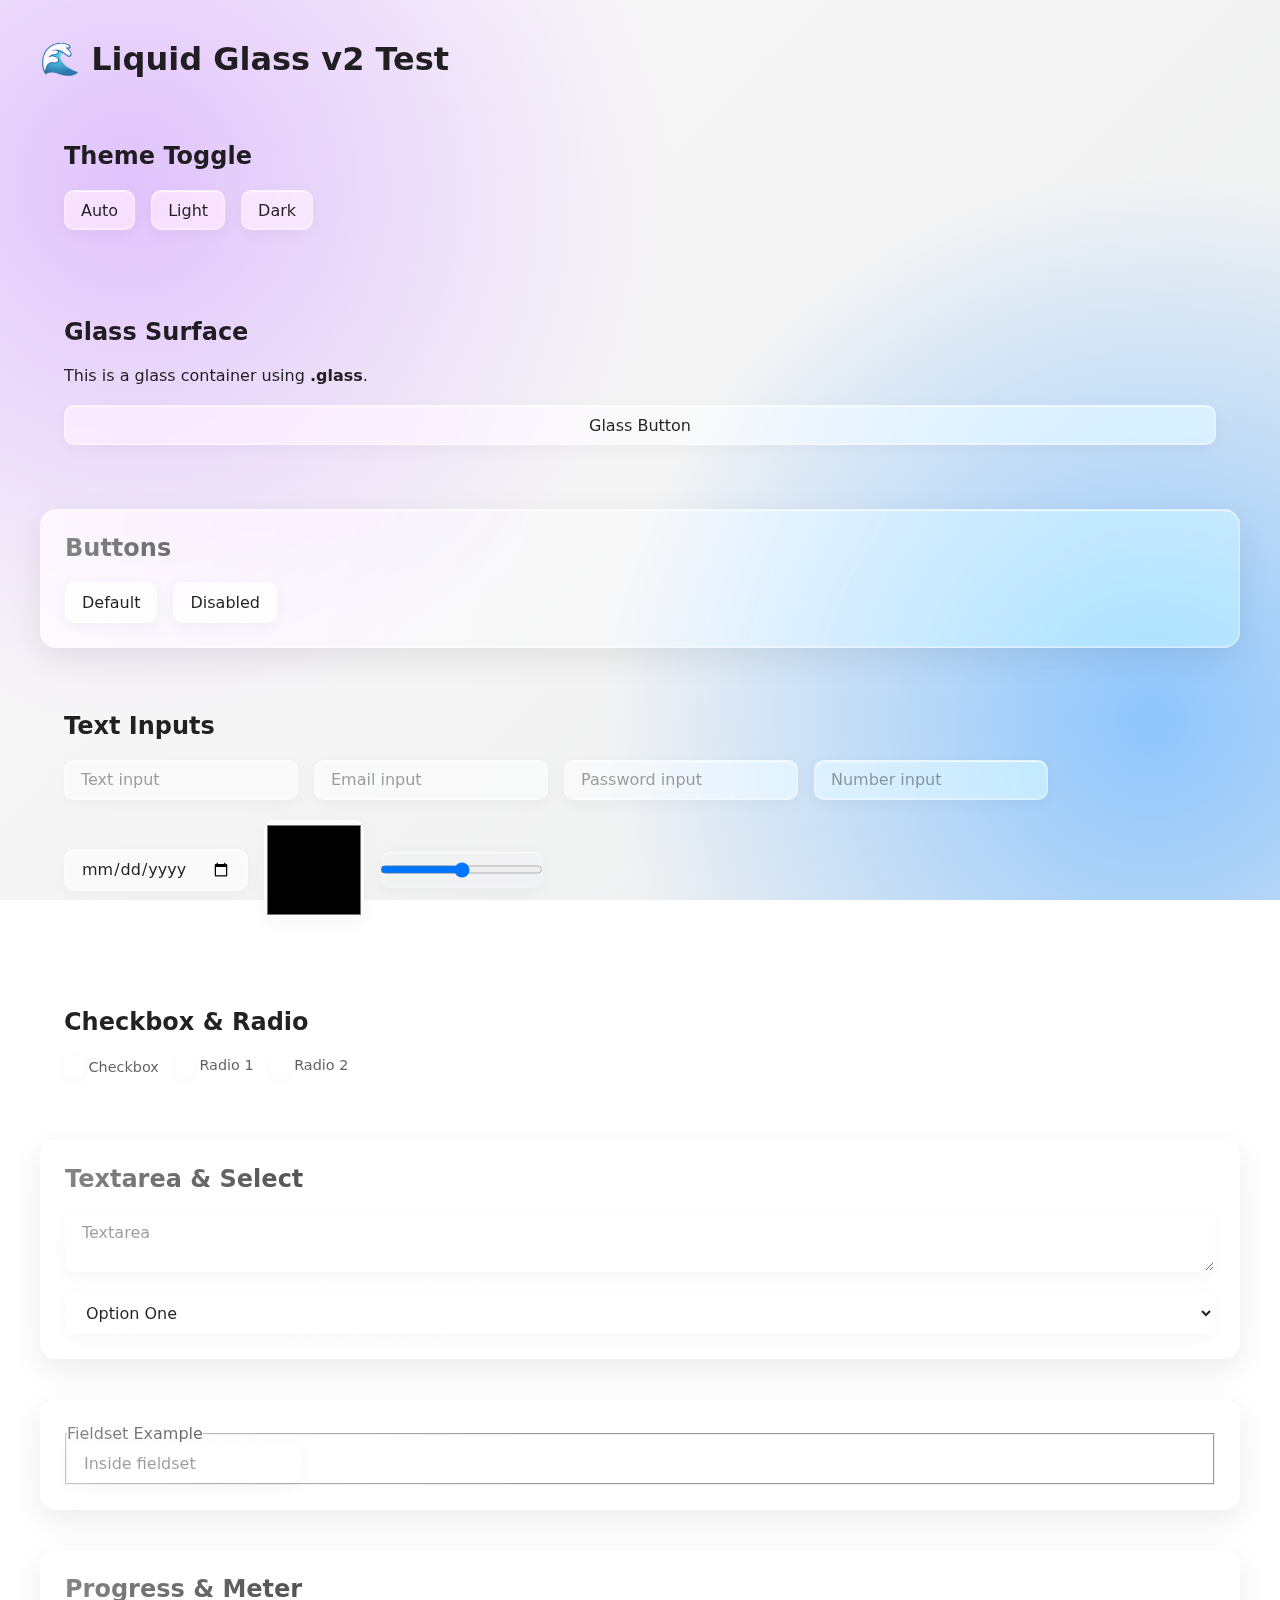
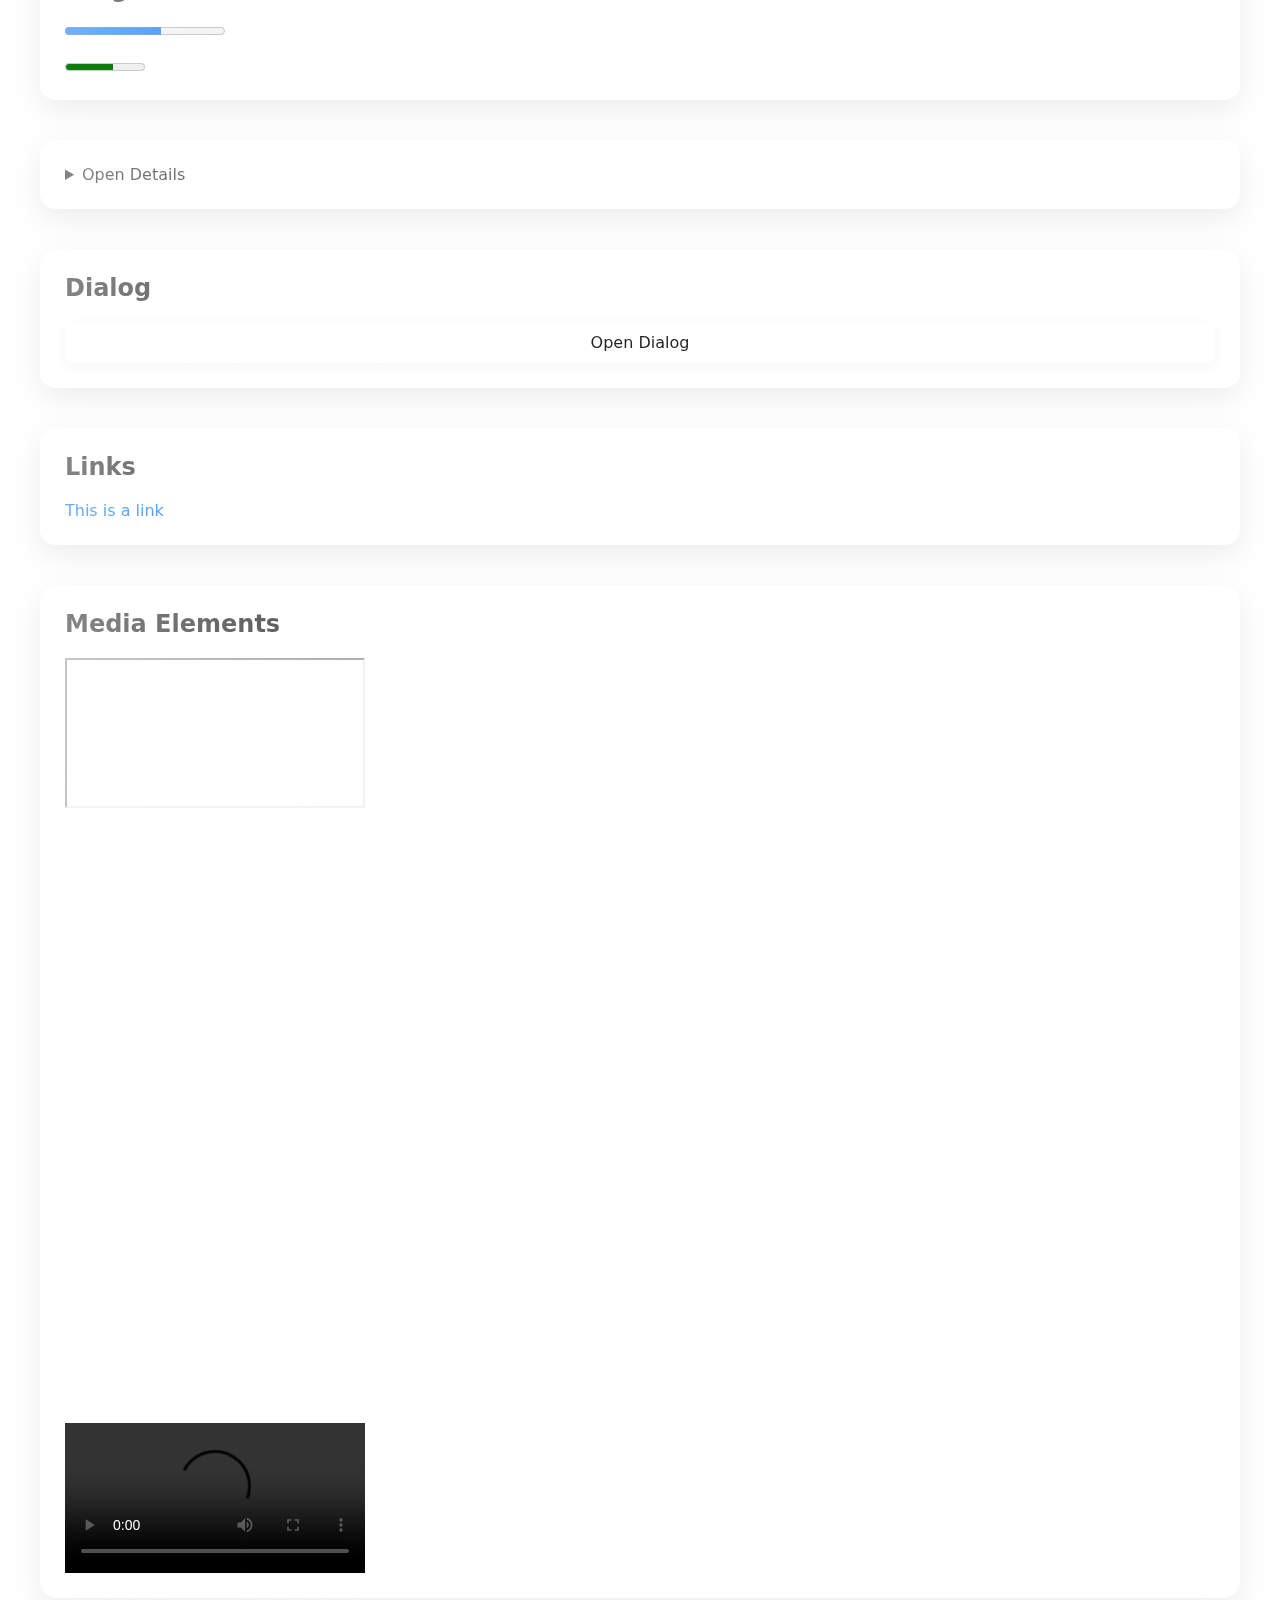
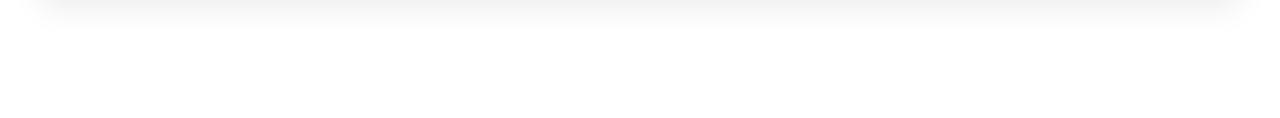
<file: gai/index.html>
<!doctype html>
<html lang="en" data-theme="light">
  <head>
    <meta charset="UTF-8" />
    <meta name="viewport" content="width=device-width, initial-scale=1.0" />
    <title>Liquid Glass v2 Test</title>

    <!-- Link Your CSS -->
    <link rel="stylesheet" href="liquid.css" />

    <style>
      body {
        padding: 40px;
        display: flex;
        flex-direction: column;
        gap: 40px;
      }

      .section {
        padding: 24px;
        display: flex;
        flex-direction: column;
        gap: 20px;
      }

      .row {
        display: flex;
        flex-wrap: wrap;
        gap: 16px;
        align-items: center;
      }

      .spacer {
        height: 40px;
      }
    </style>
  </head>
  <body>
    <h1>🌊 Liquid Glass v2 Test</h1>

    <!-- Theme Controls -->
    <div class="section">
      <h2>Theme Toggle</h2>
      <div class="row">
        <button onclick="setTheme('auto')">Auto</button>
        <button onclick="setTheme('light')">Light</button>
        <button onclick="setTheme('dark')">Dark</button>
      </div>
    </div>

    <!-- Glass Container -->
    <div class="section">
      <h2>Glass Surface</h2>
      <p>This is a glass container using <strong>.glass</strong>.</p>
      <button>Glass Button</button>
    </div>

    <!-- Buttons -->
    <div class="glass section">
      <h2>Buttons</h2>
      <div class="row">
        <button>Default</button>
        <button disabled>Disabled</button>
      </div>
    </div>

    <!-- Inputs -->
    <div class="section">
      <h2>Text Inputs</h2>
      <div class="row">
        <input type="text" placeholder="Text input" />
        <input type="email" placeholder="Email input" />
        <input type="password" placeholder="Password input" />
        <input type="number" placeholder="Number input" />
      </div>

      <div class="row">
        <input type="date" />
        <input type="color" style="width: 100px; height: 100px; padding: 0; margin: 0;" />
        <input type="range" />
      </div>
    </div>

    <!-- Checkbox & Radio -->
    <div class="section">
      <h2>Checkbox & Radio</h2>
      <div class="row">
        <label>
          <input type="checkbox" />
          Checkbox
        </label>

        <label>
          <input type="radio" name="r" />
          Radio 1
        </label>

        <label>
          <input type="radio" name="r" />
          Radio 2
        </label>
      </div>
    </div>

    <!-- Textarea & Select -->
    <div class="glass section">
      <h2>Textarea & Select</h2>
      <textarea placeholder="Textarea"></textarea>

      <select>
        <option>Option One</option>
        <option>Option Two</option>
        <option>Option Three</option>
      </select>
    </div>

    <!-- Fieldset -->
    <div class="glass section">
      <fieldset>
        <legend>Fieldset Example</legend>
        <input type="text" placeholder="Inside fieldset" />
      </fieldset>
    </div>

    <!-- Progress & Meter -->
    <div class="glass section">
      <h2>Progress & Meter</h2>
      <progress value="60" max="100"></progress>
      <meter value="0.6"></meter>
    </div>

    <!-- Details -->
    <div class="glass section">
      <details>
        <summary>Open Details</summary>
        <p>This is inside a details component.</p>
      </details>
    </div>

    <!-- Dialog -->
    <div class="glass section">
      <h2>Dialog</h2>
      <button onclick="openDialog()">Open Dialog</button>
      <dialog id="testDialog">
        <p>This is a glass dialog.</p>
        <button onclick="closeDialog()">Close</button>
      </dialog>
    </div>

    <!-- Links -->
    <div class="glass section">
      <h2>Links</h2>
      <a href="#">This is a link</a>
    </div>

    <!-- Media -->
    <div class="glass section">
      <h2>Media Elements</h2>
      <iframe src="https://example.com" width="300" height="150"></iframe>
      <canvas width="200" height="100"></canvas>
      <video controls width="300">
        <source src="" type="video/mp4" />
      </video>
    </div>

    <div class="spacer"></div>

    <script>
      function setTheme(mode) {
        if (mode === "auto") {
          const prefersDark = window.matchMedia(
            "(prefers-color-scheme: dark)",
          ).matches;
          if (prefersDark) {
            document.documentElement.setAttribute("data-theme", "dark");
          } else {
            document.documentElement.setAttribute("data-theme", "light");
          }
        } else if (mode == "light") {
          document.documentElement.setAttribute("data-theme", "light");
        } else if (mode == "dark") {
          document.documentElement.setAttribute("data-theme", "dark");
        }

      }

      function openDialog() {
        document.getElementById("testDialog").showModal();
      }

      function closeDialog() {
        document.getElementById("testDialog").close();
      }
    </script>
  </body>
</html>
</file>
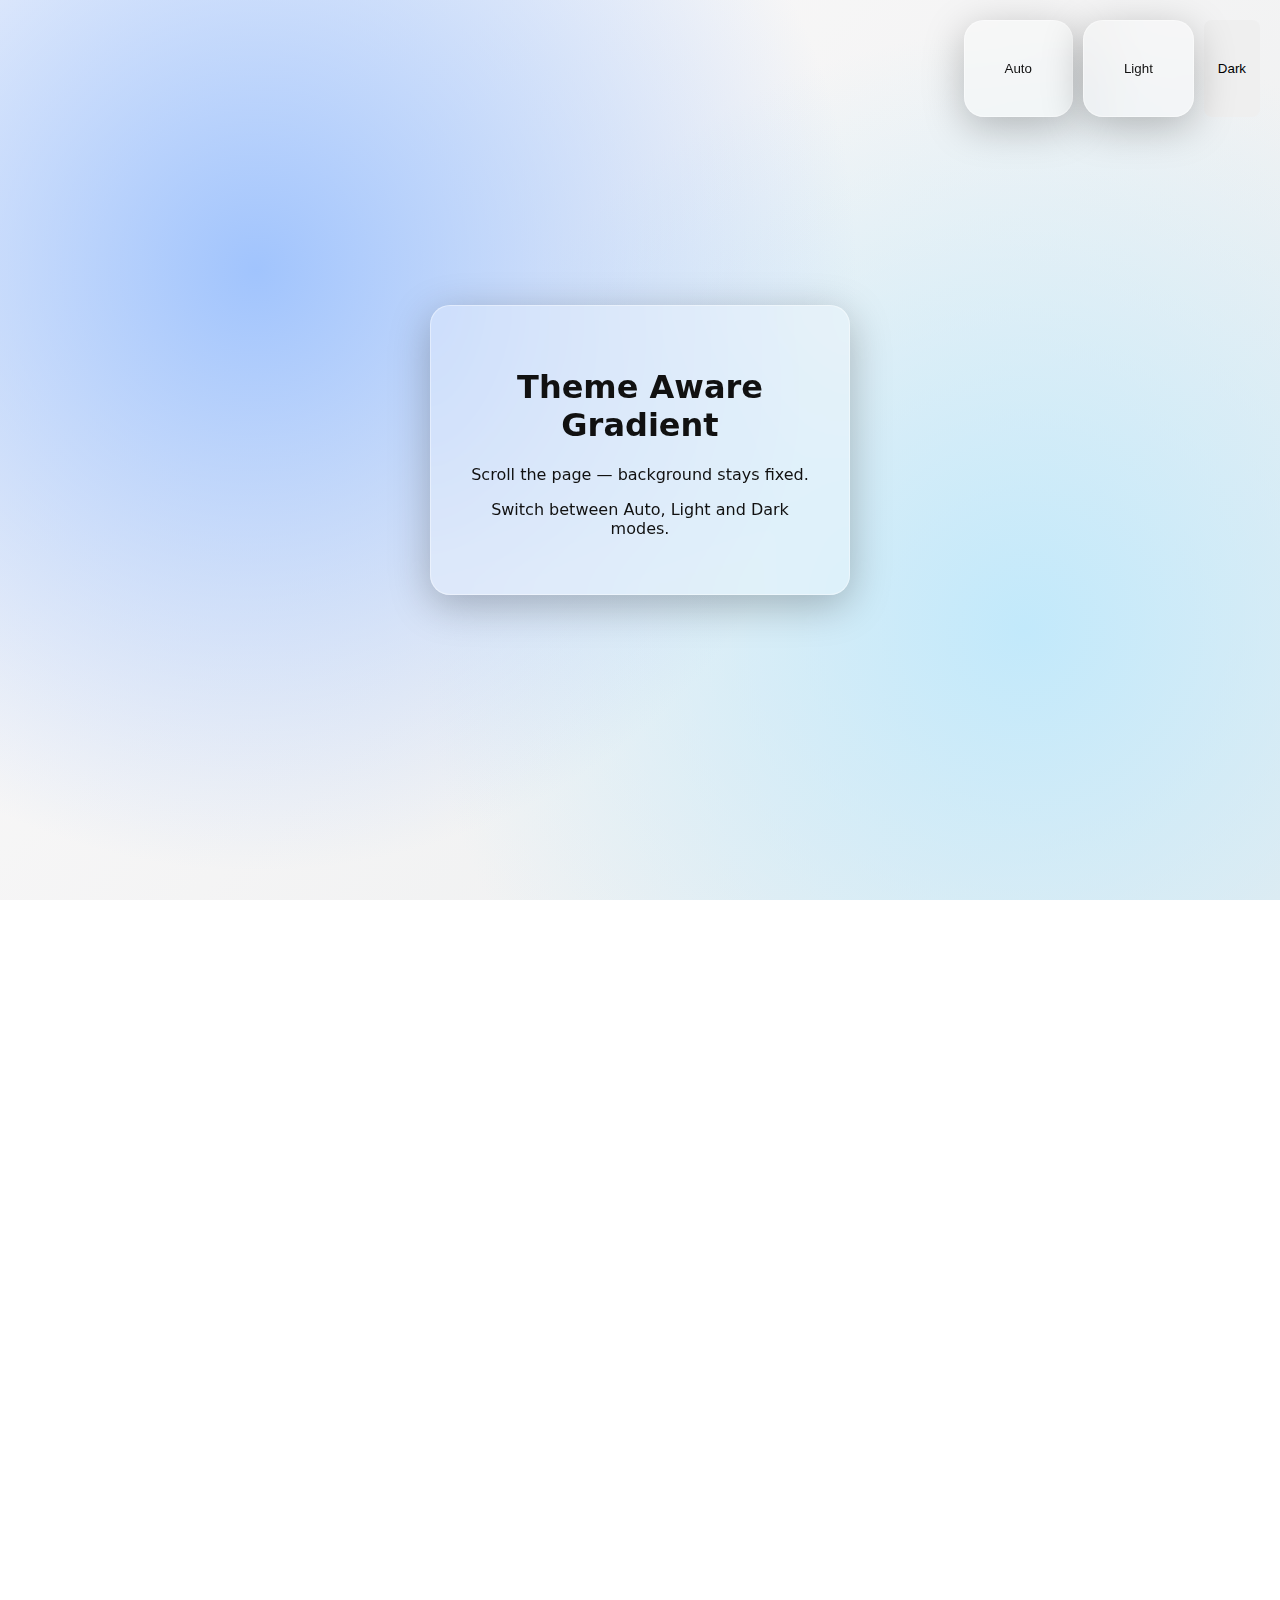
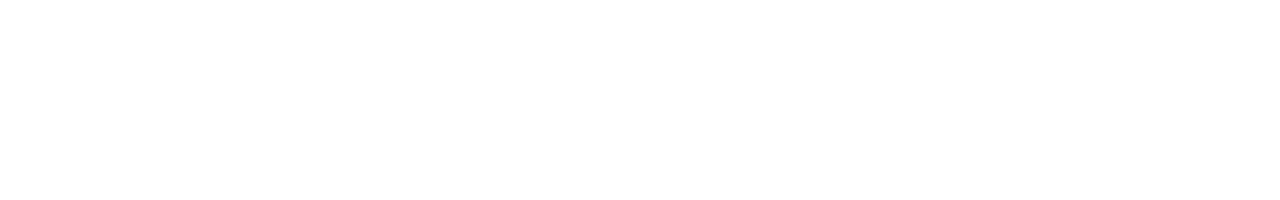
<file: new.html>
<!DOCTYPE html>
<html lang="en">
<head>
<meta charset="UTF-8" />
<meta name="viewport" content="width=device-width, initial-scale=1.0" />
<title>Theme Aware Gradient Glass</title>

<style>

/* ===============================
   THEME TOKENS
================================ */

/* Light Theme */
:root {
  --bg-gradient:
    radial-gradient(circle at 20% 30%, #a1c4fd, transparent 50%),
    radial-gradient(circle at 80% 70%, #c2e9fb, transparent 50%),
    linear-gradient(135deg, #fdfbfb, #ebedee);

  --glass-bg: rgba(255, 255, 255, 0.25);
  --glass-border: rgba(255, 255, 255, 0.4);
  --text-color: #111;
}

/* Dark Theme (Forced) */
[data-theme="dark"] {
  --bg-gradient:
    radial-gradient(circle at 20% 30%, #1e3c72, transparent 50%),
    radial-gradient(circle at 80% 70%, #2a5298, transparent 50%),
    linear-gradient(135deg, #0f2027, #203a43, #2c5364);

  --glass-bg: rgba(0, 0, 0, 0.35);
  --glass-border: rgba(255, 255, 255, 0.15);
  --text-color: #ffffff;
}

/* Auto Mode - System Preference */
@media (prefers-color-scheme: dark) {
  :root:not([data-theme="light"]) {
    --bg-gradient:
      radial-gradient(circle at 20% 30%, #1e3c72, transparent 50%),
      radial-gradient(circle at 80% 70%, #2a5298, transparent 50%),
      linear-gradient(135deg, #0f2027, #203a43, #2c5364);

    --glass-bg: rgba(0, 0, 0, 0.35);
    --glass-border: rgba(255, 255, 255, 0.15);
    --text-color: #ffffff;
  }
}

/* ===============================
   BASE STYLES
================================ */

* {
  box-sizing: border-box;
}

body {
  margin: 0;
  min-height: 200vh; /* Enable scroll */
  font-family: system-ui, -apple-system, sans-serif;
  color: var(--text-color);
  transition: color 0.3s ease;
}

/* Fixed Gradient Background Layer */
body::before {
  content: "";
  position: fixed;
  inset: 0;
  background: var(--bg-gradient);
  z-index: -1;
  transition: background 0.4s ease;
}

/* ===============================
   GLASS CARD
================================ */

.container {
  display: flex;
  justify-content: center;
  align-items: center;
  min-height: 100vh;
}

.glass {
  color: var(--text-color);
  backdrop-filter: blur(25px);
  -webkit-backdrop-filter: blur(25px);
  background: var(--glass-bg);
  border: 1px solid var(--glass-border);
  border-radius: 20px;
  padding: 40px;
  max-width: 420px;
  text-align: center;
  transition: background 0.3s ease, border 0.3s ease;
  box-shadow: 0 10px 40px rgba(0, 0, 0, 0.25);
}

/* ===============================
   THEME BUTTONS
================================ */

.theme-switcher {
  position: fixed;
  top: 20px;
  right: 20px;
  display: flex;
  gap: 10px;
}

button {
  border: none;
  padding: 8px 14px;
  border-radius: 8px;
  cursor: pointer;
  font-weight: 500;
}

</style>
</head>

<body>

<div class="theme-switcher">
  <button class="glass" onclick="setTheme('auto')">Auto</button>
  <button class="glass" onclick="setTheme('light')">Light</button>
  <button onclick="setTheme('dark')">Dark</button>
</div>

<div class="container">
  <div class="glass">
    <h1>Theme Aware Gradient</h1>
    <p>Scroll the page — background stays fixed.</p>
    <p>Switch between Auto, Light and Dark modes.</p>
  </div>
</div>

<script>
function setTheme(mode) {
  if (mode === "auto") {
    document.documentElement.removeAttribute("data-theme");
  } else {
    document.documentElement.setAttribute("data-theme", mode);
  }
}
</script>

</body>
</html>
</file>
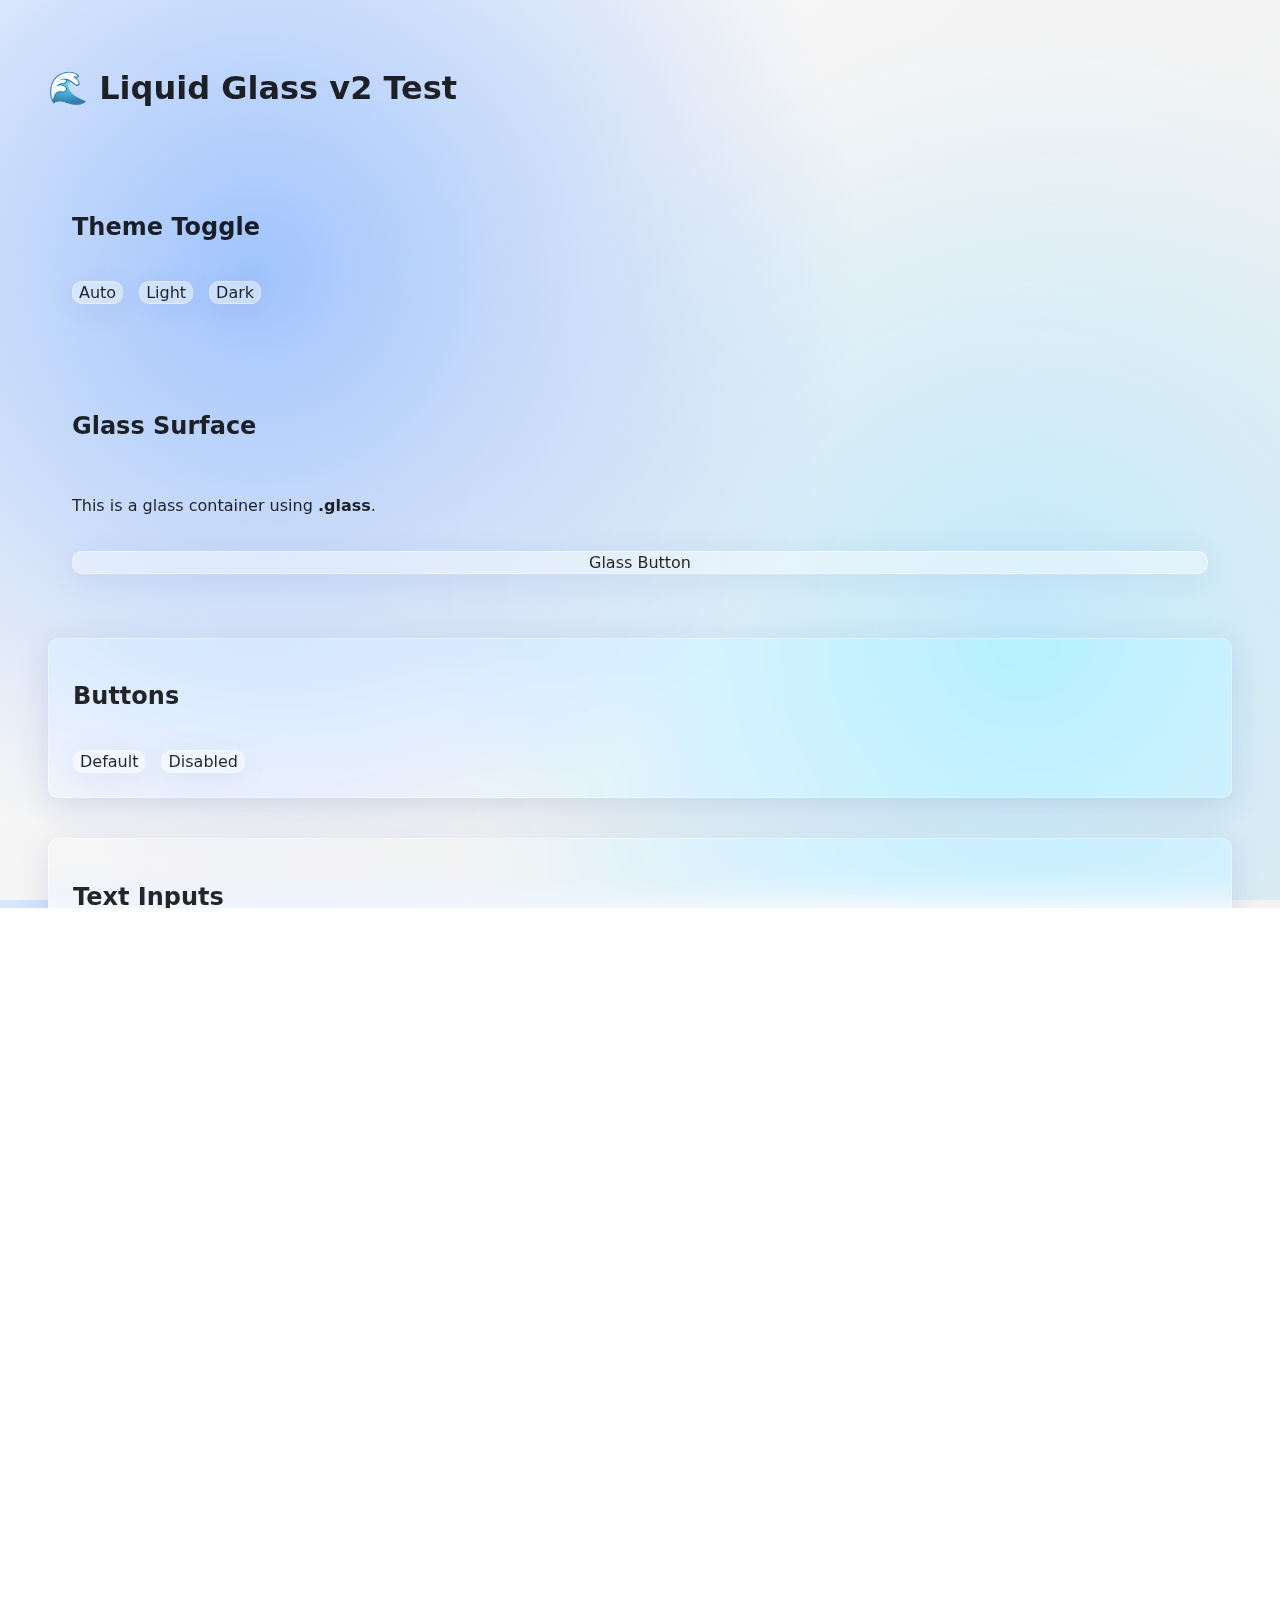
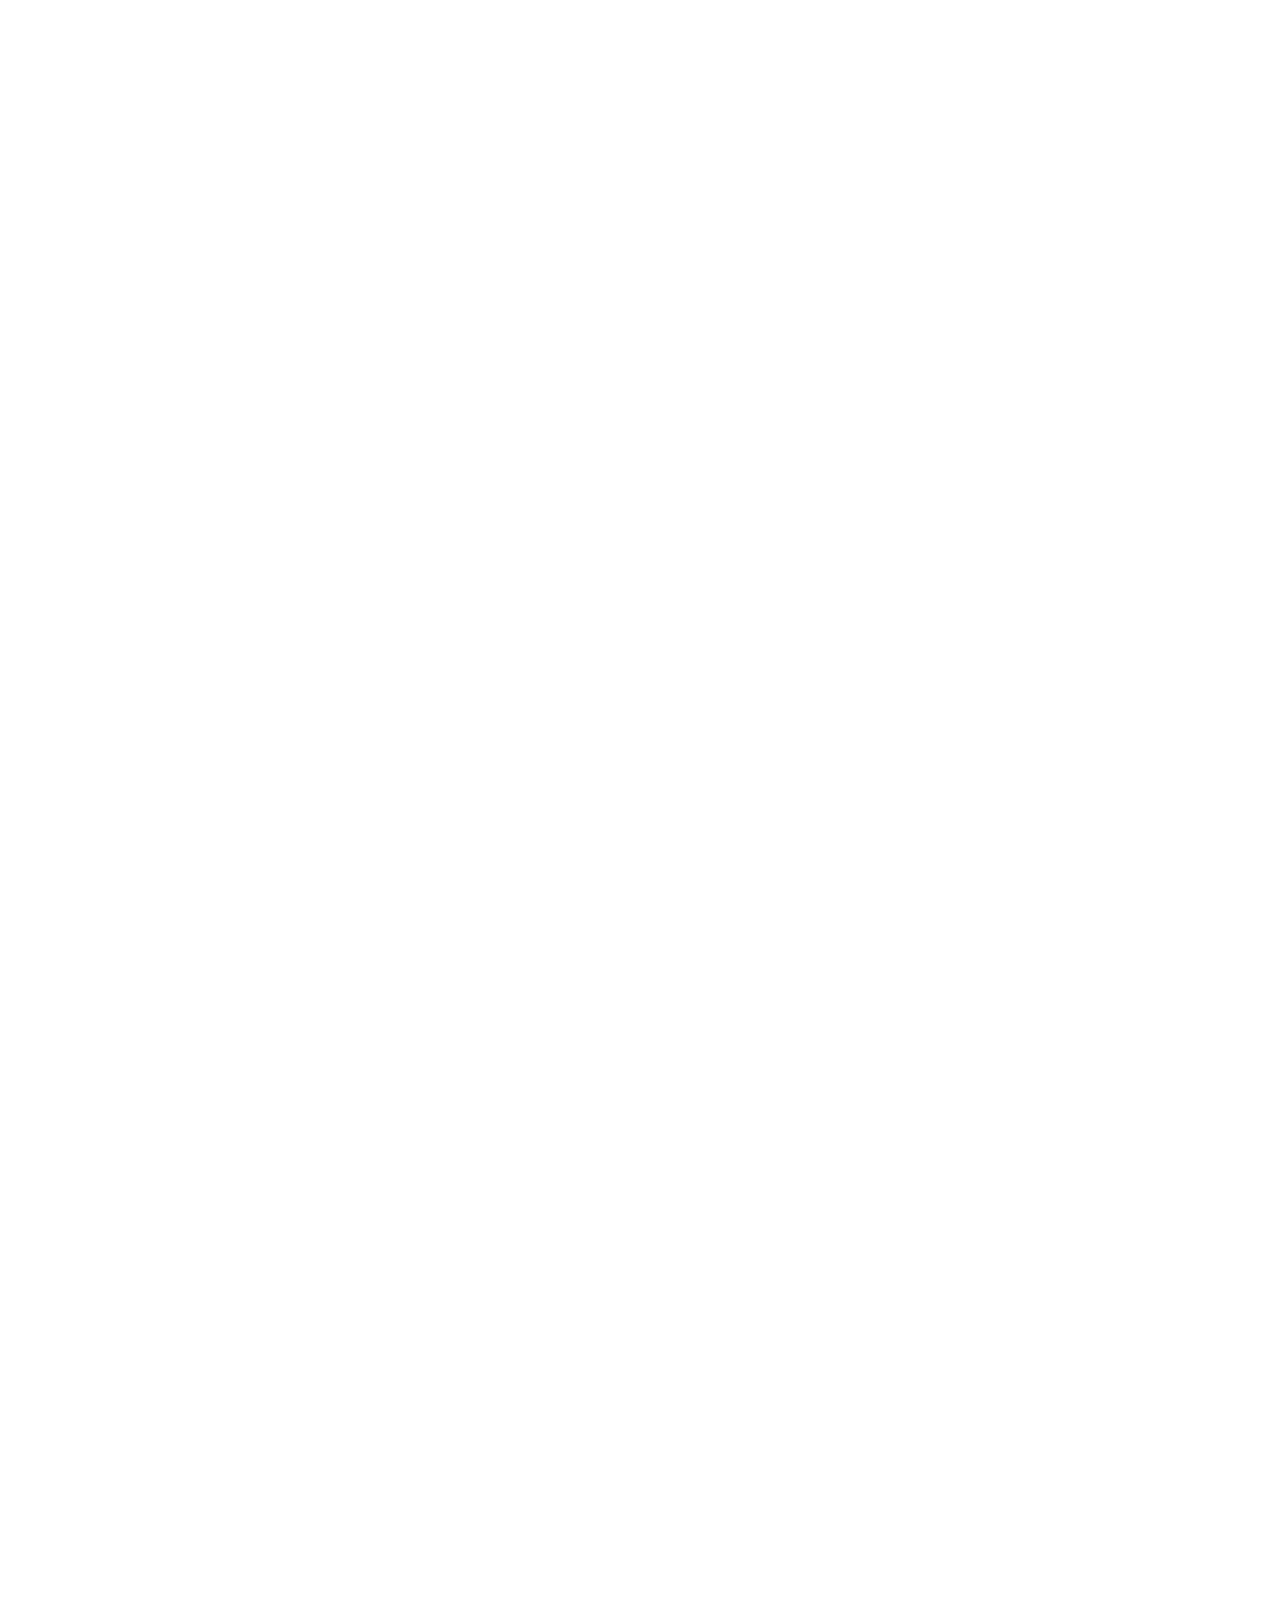
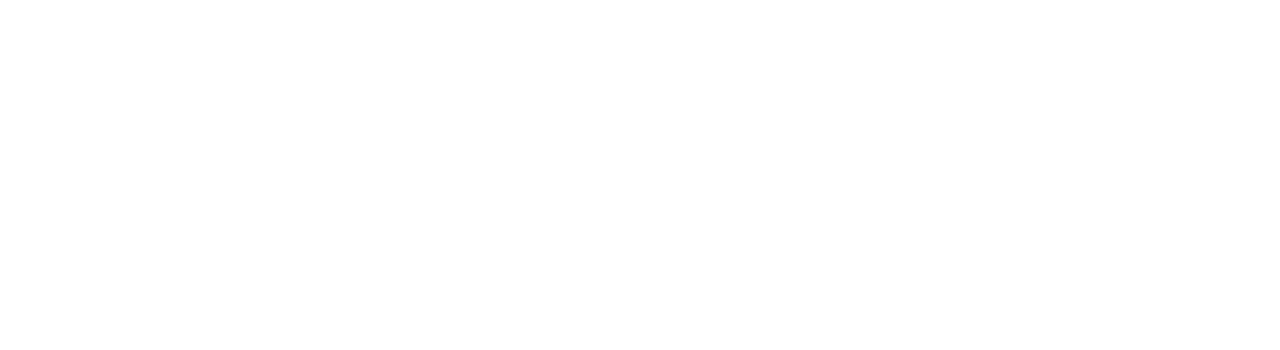
<file: preview/preview.html>
<!doctype html>
<html lang="en" data-theme="light">
  <head>
    <meta charset="UTF-8" />
    <meta name="viewport" content="width=device-width, initial-scale=1.0" />
    <title>Liquid Glass v2 Test</title>

    <!-- Link Your CSS -->
    <link rel="stylesheet" href="liquid.css" />

    <style>
      body {
        padding: 40px;
        display: flex;
        flex-direction: column;
        gap: 40px;
      }

      .section {
        padding: 24px;
        display: flex;
        flex-direction: column;
        gap: 20px;
      }

      .row {
        display: flex;
        flex-wrap: wrap;
        gap: 16px;
        align-items: center;
      }

      .spacer {
        height: 40px;
      }
    </style>
  </head>
  <body>
    <h1>🌊 Liquid Glass v2 Test</h1>

    <!-- Theme Controls -->
    <div class="section">
      <h2>Theme Toggle</h2>
      <div class="row">
        <button onclick="setTheme('auto')">Auto</button>
        <button onclick="setTheme('light')">Light</button>
        <button onclick="setTheme('dark')">Dark</button>
      </div>
    </div>

    <!-- Glass Container -->
    <div class="section">
      <h2>Glass Surface</h2>
      <p>This is a glass container using <strong>.glass</strong>.</p>
      <button>Glass Button</button>
    </div>

    <!-- Buttons -->
    <div class="glass section">
      <h2>Buttons</h2>
      <div class="row">
        <button>Default</button>
        <button disabled>Disabled</button>
      </div>
    </div>

    <!-- Inputs -->
    <div class="glass section">
      <h2>Text Inputs</h2>
      <div class="row">
        <input type="text" placeholder="Text input" />
        <input type="email" placeholder="Email input" />
        <input type="password" placeholder="Password input" />
        <input type="number" placeholder="Number input" />
      </div>

      <div class="row">
        <input type="date" />
        <input type="color" />
        <input type="range" />
      </div>
    </div>

    <!-- Checkbox & Radio -->
    <div class="section">
      <h2>Checkbox & Radio</h2>
      <div class="row">
        <label>
          <input type="checkbox" />
          Checkbox
        </label>

        <label>
          <input type="radio" name="r" />
          Radio 1
        </label>

        <label>
          <input type="radio" name="r" />
          Radio 2
        </label>
      </div>
    </div>

    <!-- Textarea & Select -->
    <div class="glass section">
      <h2>Textarea & Select</h2>
      <textarea placeholder="Textarea"></textarea>

      <select>
        <option>Option One</option>
        <option>Option Two</option>
        <option>Option Three</option>
      </select>
    </div>

    <!-- Fieldset -->
    <div class="glass section">
      <fieldset>
        <legend>Fieldset Example</legend>
        <input type="text" placeholder="Inside fieldset" />
      </fieldset>
    </div>

    <!-- Progress & Meter -->
    <div class="glass section">
      <h2>Progress & Meter</h2>
      <progress value="60" max="100"></progress>
      <meter value="0.6"></meter>
    </div>

    <!-- Details -->
    <div class="glass section">
      <details>
        <summary>Open Details</summary>
        <p>This is inside a details component.</p>
      </details>
    </div>

    <!-- Dialog -->
    <div class="glass section">
      <h2>Dialog</h2>
      <button onclick="openDialog()">Open Dialog</button>
      <dialog id="testDialog">
        <p>This is a glass dialog.</p>
        <button onclick="closeDialog()">Close</button>
      </dialog>
    </div>

    <!-- Links -->
    <div class="glass section">
      <h2>Links</h2>
      <a href="#">This is a link</a>
    </div>

    <!-- Media -->
    <div class="glass section">
      <h2>Media Elements</h2>
      <iframe src="https://example.com" width="300" height="150"></iframe>
      <canvas width="200" height="100"></canvas>
      <video controls width="300">
        <source src="" type="video/mp4" />
      </video>
    </div>

    <div class="spacer"></div>

    <script>
      function setTheme(mode) {
        if (mode === "auto") {
          const prefersDark = window.matchMedia(
            "(prefers-color-scheme: dark)",
          ).matches;
          if (prefersDark) {
            document.documentElement.setAttribute("data-theme", "dark");
          } else {
            document.documentElement.setAttribute("data-theme", "light");
          }
        } else if (mode == "light") {
          document.documentElement.setAttribute("data-theme", "light");
        } else if (mode == "dark") {
          document.documentElement.setAttribute("data-theme", "dark");
        }

      }

      function openDialog() {
        document.getElementById("testDialog").showModal();
      }

      function closeDialog() {
        document.getElementById("testDialog").close();
      }
    </script>
  </body>
</html>
</file>
<file: gai/liquid.css>
/* =========================================================
   LIQUID GLASS — REACT CONTROLLED VERSION
   React controls: data-theme="light" | "dark"
   ========================================================= */

/* =========================================================
   1️⃣ LIGHT THEME TOKENS
   ========================================================= */
:root {
  --lg-radius-xs: 6px;
  --lg-radius-sm: 10px;
  --lg-radius-md: 16px;
  --lg-radius-lg: 24px;
  --lg-radius-xl: 32px;
  --lg-radius-default: var(--lg-radius-md);

  /* Fluid "Liquid" Easing */
  --lg-transition: 300ms cubic-bezier(0.25, 0.8, 0.25, 1);
  
  --lg-blur-strength: blur(16px);
  --lg-saturate: saturate(180%);
}

:root[data-theme="light"] {
  color-scheme: light;

  --bg-gradient:
    radial-gradient(circle at 10% 20%, #e0c3fc 0%, transparent 40%),
    radial-gradient(circle at 90% 80%, #8ec5fc 0%, transparent 40%),
    linear-gradient(135deg, #fdfbfb 0%, #ebedee 100%);

  --lg-surface-bg: rgba(255, 255, 255, 0.4);
  --lg-surface-bg-hover: rgba(255, 255, 255, 0.55);
  --lg-surface-bg-active: rgba(255, 255, 255, 0.7);

  --lg-control-bg: rgba(255, 255, 255, 0.5);

  --lg-surface-border: rgba(255, 255, 255, 0.4);
  --lg-surface-border-hover: rgba(255, 255, 255, 0.8);
  --lg-surface-border-focus: rgba(0, 122, 255, 0.6);

  /* Edge Lighting (The "Glass" edge reflection) */
  --lg-edge-highlight: inset 0 1px 1px rgba(255, 255, 255, 0.8), 
                       inset 0 -1px 1px rgba(255, 255, 255, 0.3);
  
  /* Diagonal Shine */
  --lg-shine: linear-gradient(105deg, rgba(255,255,255,0.8) 0%, rgba(255,255,255,0) 40%);

  --lg-text-primary: rgba(10, 10, 10, 0.9);
  --lg-text-secondary: rgba(10, 10, 10, 0.65);
  --lg-text-placeholder: rgba(10, 10, 10, 0.4);
  --lg-text-link: rgba(0, 112, 243, 1);

  --lg-accent: rgba(0, 122, 255, 0.9);

  --lg-backdrop: var(--lg-blur-strength) var(--lg-saturate);

  --lg-elevation-1: 0 4px 16px rgba(0, 0, 0, 0.04);
  --lg-elevation-2: 0 10px 32px rgba(0, 0, 0, 0.08);
  --lg-elevation-3: 0 20px 48px rgba(0, 0, 0, 0.12);

  --lg-focus-ring: 0 0 0 3px rgba(0, 122, 255, 0.3);
}

/* =========================================================
   2️⃣ DARK THEME TOKENS
   ========================================================= */
:root[data-theme="dark"] {
  color-scheme: dark;

  --bg-gradient:
    radial-gradient(circle at 15% 30%, #1e3c72 0%, transparent 50%),
    radial-gradient(circle at 85% 70%, #2a5298 0%, transparent 50%),
    linear-gradient(135deg, #090a0f 0%, #101520 100%);

  --lg-surface-bg: rgba(20, 25, 35, 0.45);
  --lg-surface-bg-hover: rgba(30, 35, 45, 0.55);
  --lg-surface-bg-active: rgba(40, 45, 55, 0.65);

  --lg-control-bg: rgba(20, 25, 35, 0.5);

  --lg-surface-border: rgba(255, 255, 255, 0.08);
  --lg-surface-border-hover: rgba(255, 255, 255, 0.15);
  --lg-surface-border-focus: rgba(10, 132, 255, 0.8);

  --lg-edge-highlight: inset 0 1px 1px rgba(255, 255, 255, 0.15), 
                       inset 0 -1px 1px rgba(0, 0, 0, 0.4);
  
  --lg-shine: linear-gradient(105deg, rgba(255,255,255,0.12) 0%, rgba(255,255,255,0) 40%);

  --lg-text-primary: rgba(255, 255, 255, 0.95);
  --lg-text-secondary: rgba(255, 255, 255, 0.65);
  --lg-text-placeholder: rgba(255, 255, 255, 0.35);
  --lg-text-link: rgba(50, 150, 255, 1);

  --lg-accent: rgba(10, 132, 255, 1);

  --lg-backdrop: var(--lg-blur-strength) var(--lg-saturate);

  --lg-elevation-1: 0 4px 16px rgba(0, 0, 0, 0.3);
  --lg-elevation-2: 0 10px 32px rgba(0, 0, 0, 0.5);
  --lg-elevation-3: 0 20px 48px rgba(0, 0, 0, 0.7);

  --lg-focus-ring: 0 0 0 3px rgba(10, 132, 255, 0.4);
}

/* =========================================================
   3️⃣ BASE LAYOUT
   ========================================================= */
*,
*::before,
*::after {
  box-sizing: border-box;
  margin: 0;
  padding: 0;
}

html,
body {
  min-height: 100%;
  overflow-x: hidden;
}

body {
  font-family:
    "Google Sans Flex",
    "Inter",
    system-ui,
    -apple-system,
    sans-serif;
  
  background: var(--bg-gradient);
  background-attachment: fixed;
  color: var(--lg-text-primary);
  -webkit-font-smoothing: antialiased;
  -moz-osx-font-smoothing: grayscale;
}

#root {
  min-height: 100dvh;
  display: flex;
  flex-direction: column;
}

/* =========================================================
   4️⃣ GLASS SURFACE (CARDS, PANELS)
   ========================================================= */
.glass {
  position: relative;
  background: var(--lg-surface-bg);
  border: 1px solid var(--lg-surface-border);
  border-radius: var(--lg-radius-default);
  
  backdrop-filter: var(--lg-backdrop);
  -webkit-backdrop-filter: var(--lg-backdrop);

  /* Combines shadow with the inner glass reflection edge */
  box-shadow: var(--lg-elevation-2), var(--lg-edge-highlight);

  transition: all var(--lg-transition);
  overflow: hidden; /* Contains the shine */
}

/* Adds a subtle diagonal shine to glass surfaces */
.glass::before {
  content: "";
  position: absolute;
  inset: 0;
  pointer-events: none;
  background: var(--lg-shine);
  border-radius: inherit;
  opacity: 0.6;
}

.glass:hover {
  background: var(--lg-surface-bg-hover);
  border-color: var(--lg-surface-border-hover);
  box-shadow: var(--lg-elevation-3), var(--lg-edge-highlight);
  transform: translateY(-2px); /* Liquid lift effect */
}

.glass:active {
  background: var(--lg-surface-bg-active);
  box-shadow: var(--lg-elevation-1), var(--lg-edge-highlight);
  transform: translateY(0);
}

/* =========================================================
   5️⃣ CONTROLS (INPUTS, BUTTONS)
   ========================================================= */
button,
input,
textarea,
select {
  font: inherit;
  padding: 0.6rem 1rem;
  background: var(--lg-control-bg);
  border: 1px solid var(--lg-surface-border);
  border-radius: var(--lg-radius-sm);
  color: var(--lg-text-primary);
  
  backdrop-filter: var(--lg-backdrop);
  -webkit-backdrop-filter: var(--lg-backdrop);
  
  box-shadow: var(--lg-elevation-1), var(--lg-edge-highlight);
  transition: all var(--lg-transition);
}

button {
  cursor: pointer;
  font-weight: 500;
  display: inline-flex;
  align-items: center;
  justify-content: center;
  gap: 0.5rem;
}

button:hover,
input:hover,
textarea:hover,
select:hover {
  background: var(--lg-surface-bg-hover);
  border-color: var(--lg-surface-border-hover);
  transform: translateY(-1px);
}

button:active {
  transform: translateY(1px);
}

button:focus-visible,
input:focus-visible,
textarea:focus-visible,
select:focus-visible {
  outline: none;
  border-color: var(--lg-surface-border-focus);
  box-shadow: var(--lg-focus-ring), var(--lg-edge-highlight);
}

/* =========================================================
   6️⃣ CHECKBOX / RADIO (LIQUID STYLE)
   ========================================================= */
input[type="checkbox"],
input[type="radio"] {
  appearance: none;
  -webkit-appearance: none;
  width: 1.25rem;
  height: 1.25rem;
  padding: 0;
  display: inline-grid;
  place-content: center;
  cursor: pointer;
  margin: 0;
}

input[type="checkbox"] {
  border-radius: var(--lg-radius-xs);
}

input[type="radio"] {
  border-radius: 50%;
}

input[type="checkbox"]::before,
input[type="radio"]::before {
  content: "";
  transition: transform 200ms cubic-bezier(0.4, 0, 0.2, 1);
  transform: scale(0);
}

/* Checkmark SVG for Checkboxes */
input[type="checkbox"]::before {
  width: 0.8em;
  height: 0.8em;
  background-color: white;
  transform-origin: center;
  clip-path: polygon(14% 44%, 0 65%, 50% 100%, 100% 16%, 80% 0%, 43% 62%);
}

/* Dot for Radios */
input[type="radio"]::before {
  width: 0.6em;
  height: 0.6em;
  border-radius: 50%;
  background-color: white;
  box-shadow: 0 1px 3px rgba(0,0,0,0.3);
}

input[type="checkbox"]:checked,
input[type="radio"]:checked {
  background: var(--lg-accent);
  border-color: var(--lg-accent);
}

input[type="checkbox"]:checked::before,
input[type="radio"]:checked::before {
  transform: scale(1);
}

/* =========================================================
   7️⃣ TEXT ELEMENTS
   ========================================================= */
a {
  color: var(--lg-text-link);
  text-decoration: none;
  font-weight: 500;
  transition: color var(--lg-transition);
}

a:hover {
  color: var(--lg-accent);
  text-decoration: underline;
  text-underline-offset: 4px;
}

label {
  color: var(--lg-text-secondary);
  font-size: 0.9rem;
  font-weight: 500;
}

::placeholder {
  color: var(--lg-text-placeholder);
  opacity: 1; /* Firefox fix */
}

/* =========================================================
   8️⃣ CUSTOM SCROLLBAR (GLASS THEMED)
   ========================================================= */
::-webkit-scrollbar {
  width: 12px;
  height: 12px;
}

::-webkit-scrollbar-track {
  background: transparent;
}

::-webkit-scrollbar-thumb {
  background: var(--lg-surface-border);
  border-radius: 10px;
  border: 3px solid transparent;
  background-clip: padding-box;
}

::-webkit-scrollbar-thumb:hover {
  background: var(--lg-surface-border-hover);
  border: 3px solid transparent;
  background-clip: padding-box;
}
</file>
<file: preview/liquid.css>
/* =========================================================
   LIQUID GLASS — REACT CONTROLLED VERSION
   React controls: data-theme="light" | "dark"
   ========================================================= */

/* =========================================================
   Universal TOKENS
   ========================================================= */
:root {
  --lg-radius-xs: 5px;
  --lg-radius-sm: 7px;
  --lg-radius-md: 10px;
  --lg-radius-lg: 15px;
  --lg-radius-xl: 25px;
  --lg-radius-default: var(--lg-radius-md);

  --lg-blur-strength: blur(10px);
  --lg-saturate: saturate(160%);
}

/* =========================================================
   1️⃣ LIGHT THEME TOKENS
   ========================================================= */
:root {
  --lg-radius-xs: 5px;
  --lg-radius-sm: 7px;
  --lg-radius-md: 10px;
  --lg-radius-lg: 15px;
  --lg-radius-xl: 25px;
  --lg-radius-default: var(--lg-radius-md);

  /* 🔥 Increased blur & saturation for that true liquid distortion */
  --lg-blur-strength: blur(16px);
  --lg-saturate: saturate(180%);
}

:root[data-theme="light"] {
  color-scheme: light;

  --bg-gradient:
    radial-gradient(circle at 20% 30%, #a1c4fd, transparent 50%),
    radial-gradient(circle at 80% 70%, #c2e9fb, transparent 50%),
    linear-gradient(135deg, #fdfbfb, #ebedee);

  /* 🔥 Lowered BG opacity to see the colors, increased borders for reflections */
  --lg-surface-bg: rgba(255, 255, 255, 0.15);
  --lg-surface-bg-hover: rgba(255, 255, 255, 0.25);
  --lg-surface-bg-active: rgba(255, 255, 255, 0.35);

  --lg-control-bg: rgba(255, 255, 255, 0.4);

  --lg-surface-border: rgba(255, 255, 255, 0.4);
  --lg-surface-border-hover: rgba(255, 255, 255, 0.7);
  --lg-surface-border-focus: rgba(0, 122, 255, 0.8);

  --lg-text-primary: rgba(0, 0, 0, 0.85);
  --lg-text-secondary: rgba(0, 0, 0, 0.65);
  --lg-text-placeholder: rgba(0, 0, 0, 0.5);
  --lg-text-link: rgba(0, 122, 255, 0.9);

  --lg-accent: rgba(0, 122, 255, 0.9);

  --lg-backdrop: var(--lg-blur-strength) var(--lg-saturate);

  /* 🔥 Tinted the shadows with a deep blue to mimic light passing through water/glass */
  --lg-elevation-1: 0 4px 30px rgba(31, 38, 135, 0.07);
  --lg-elevation-2: 0 8px 32px rgba(31, 38, 135, 0.12);
  --lg-elevation-3: 0 16px 48px rgba(31, 38, 135, 0.18);

  --lg-focus-ring: 0 0 0 1px var(--lg-surface-border-focus);
}

/* =========================================================
   2️⃣ DARK THEME TOKENS
   ========================================================= */

:root[data-theme="dark"] {
  color-scheme: dark;

  --bg-gradient:
    radial-gradient(circle at 20% 30%, #1e3c72, transparent 50%),
    radial-gradient(circle at 80% 70%, #2a5298, transparent 50%),
    linear-gradient(135deg, #0f2027, #203a43, #2c5364);

  /* 🔥 Deeper, inkier transparent backgrounds for dark mode */
  --lg-surface-bg: rgba(16, 18, 27, 0.35);
  --lg-surface-bg-hover: rgba(16, 18, 27, 0.45);
  --lg-surface-bg-active: rgba(16, 18, 27, 0.55);

  --lg-control-bg: rgba(16, 18, 27, 0.5);

  /* 🔥 Kept the white border relatively bright so the edges "catch" the light */
  --lg-surface-border: rgba(255, 255, 255, 0.15);
  --lg-surface-border-hover: rgba(255, 255, 255, 0.25);
  --lg-surface-border-focus: rgba(10, 132, 255, 0.9);

  --lg-text-primary: rgba(255, 255, 255, 0.9);
  --lg-text-secondary: rgba(255, 255, 255, 0.6);
  --lg-text-placeholder: rgba(255, 255, 255, 0.35);
  --lg-text-link: rgba(10, 132, 255, 0.95);

  --lg-accent: rgba(10, 132, 255, 0.95);

  --lg-backdrop: var(--lg-blur-strength) var(--lg-saturate);

  /* 🔥 Wider, softer shadows to lift the glass off the dark background */
  --lg-elevation-1: 0 4px 30px rgba(0, 0, 0, 0.4);
  --lg-elevation-2: 0 8px 32px rgba(0, 0, 0, 0.55);
  --lg-elevation-3: 0 16px 48px rgba(0, 0, 0, 0.7);

  --lg-focus-ring: 0 0 0 1px var(--lg-surface-border-focus);
}

/* =========================================================
   3️⃣ BASE LAYOUT
   ========================================================= */

*,
*::before,
*::after {
  box-sizing: border-box;
}

html,
body {
  height: 100%;
  overflow-x: hidden;
}

body {
  font-family:
    "Google Sans Flex",
    "Roboto",
    system-ui,
    -apple-system,
    BlinkMacSystemFont,
    "Segoe UI",
    sans-serif;

  background: var(--bg-gradient);
  color: var(--lg-text-primary);
  -webkit-font-smoothing: antialiased;
}

#root {
  min-height: 100dvh;
  display: flex;
  flex-direction: column;
}

/* =========================================================
   4️⃣ GLASS SURFACE
   ========================================================= */

.glass {
  background: var(--lg-surface-bg);
  border: 1px solid var(--lg-surface-border);
  border-radius: var(--lg-radius-default);

  backdrop-filter: var(--lg-backdrop);
  -webkit-backdrop-filter: var(--lg-backdrop);

  box-shadow: var(--lg-elevation-2);

  transition:
    background 200ms ease,
    border-color 200ms ease,
    box-shadow 200ms ease;
}

.glass:hover {
  background: var(--lg-surface-bg-hover);
  border-color: var(--lg-surface-border-hover);
}

.glass:active {
  background: var(--lg-surface-bg-active);
  box-shadow: var(--lg-elevation-1);
}

/* =========================================================
   5️⃣ CONTROLS
   ========================================================= */

button,
input,
textarea,
select {
  max-width: 100%;
  font: inherit;
}

button,
input,
textarea,
select,
fieldset,
details,
dialog {
  background: var(--lg-control-bg);
  border: 1px solid var(--lg-surface-border);
  border-radius: var(--lg-radius-default);
  color: var(--lg-text-primary);
  box-shadow: var(--lg-elevation-1);

  transition:
    background 200ms ease,
    border-color 200ms ease,
    box-shadow 200ms ease,
    color 200ms ease;
}

button {
  cursor: pointer;
}

button:hover,
input:hover,
textarea:hover,
select:hover {
  background: var(--lg-surface-bg-hover);
  border-color: var(--lg-surface-border-hover);
}

button:focus-visible,
input:focus-visible,
textarea:focus-visible,
select:focus-visible {
  outline: none;
  border-color: var(--lg-surface-border-focus);
  box-shadow: var(--lg-focus-ring);
}

/* =========================================================
   6️⃣ CHECKBOX / RADIO
   ========================================================= */

input[type="checkbox"],
input[type="radio"] {
  appearance: none;
  -webkit-appearance: none;

  background: var(--lg-control-bg);
  border: 1px solid var(--lg-surface-border);
  box-shadow: var(--lg-elevation-1);

  transition:
    background 200ms ease,
    border-color 200ms ease,
    box-shadow 200ms ease;
}

input[type="checkbox"] {
  border-radius: var(--lg-radius-xs);
}

input[type="radio"] {
  border-radius: 50%;
}

input[type="checkbox"]:checked,
input[type="radio"]:checked {
  background: var(--lg-accent);
  border-color: var(--lg-accent);
}

/* =========================================================
   7️⃣ TEXT ELEMENTS
   ========================================================= */

a {
  color: var(--lg-text-link);
  transition: color 200ms ease;
}

a:hover {
  color: var(--lg-accent);
}

label {
  color: var(--lg-text-secondary);
}

::placeholder {
  color: var(--lg-text-placeholder);
}
</file>
